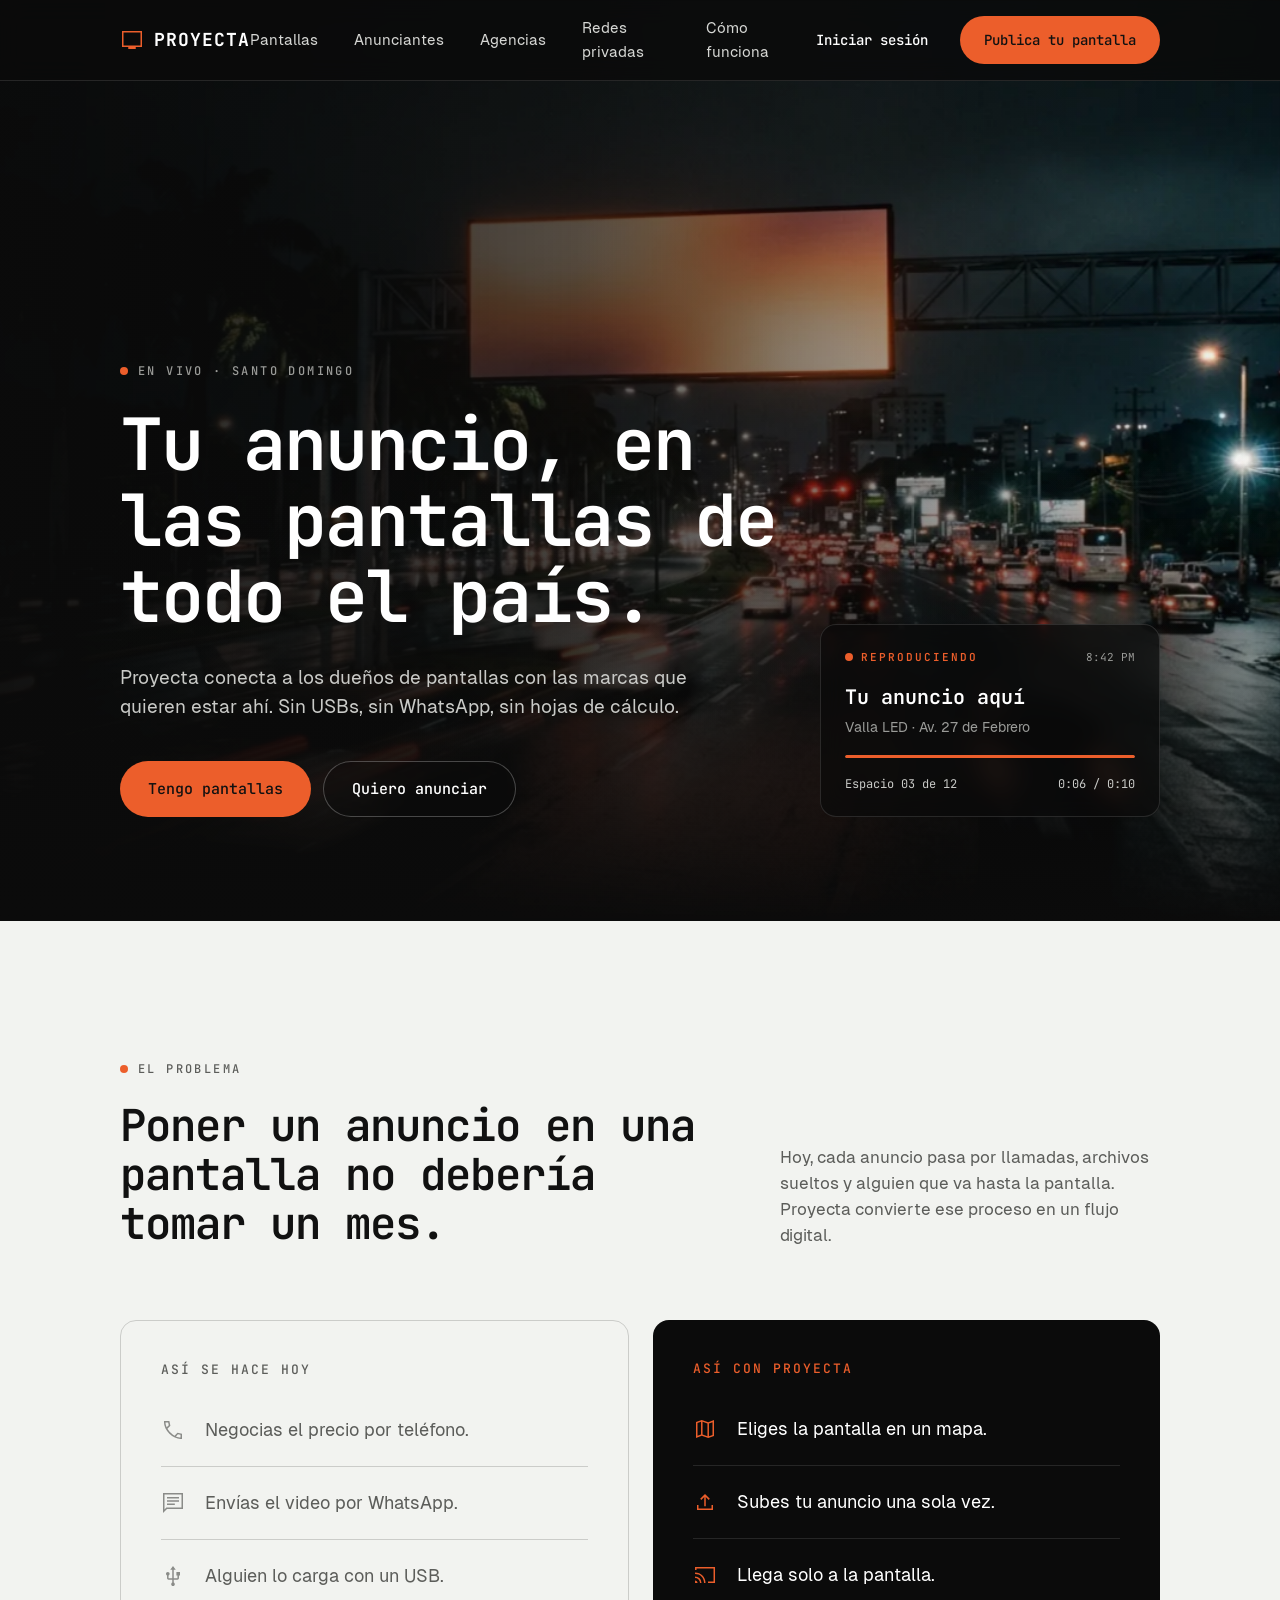
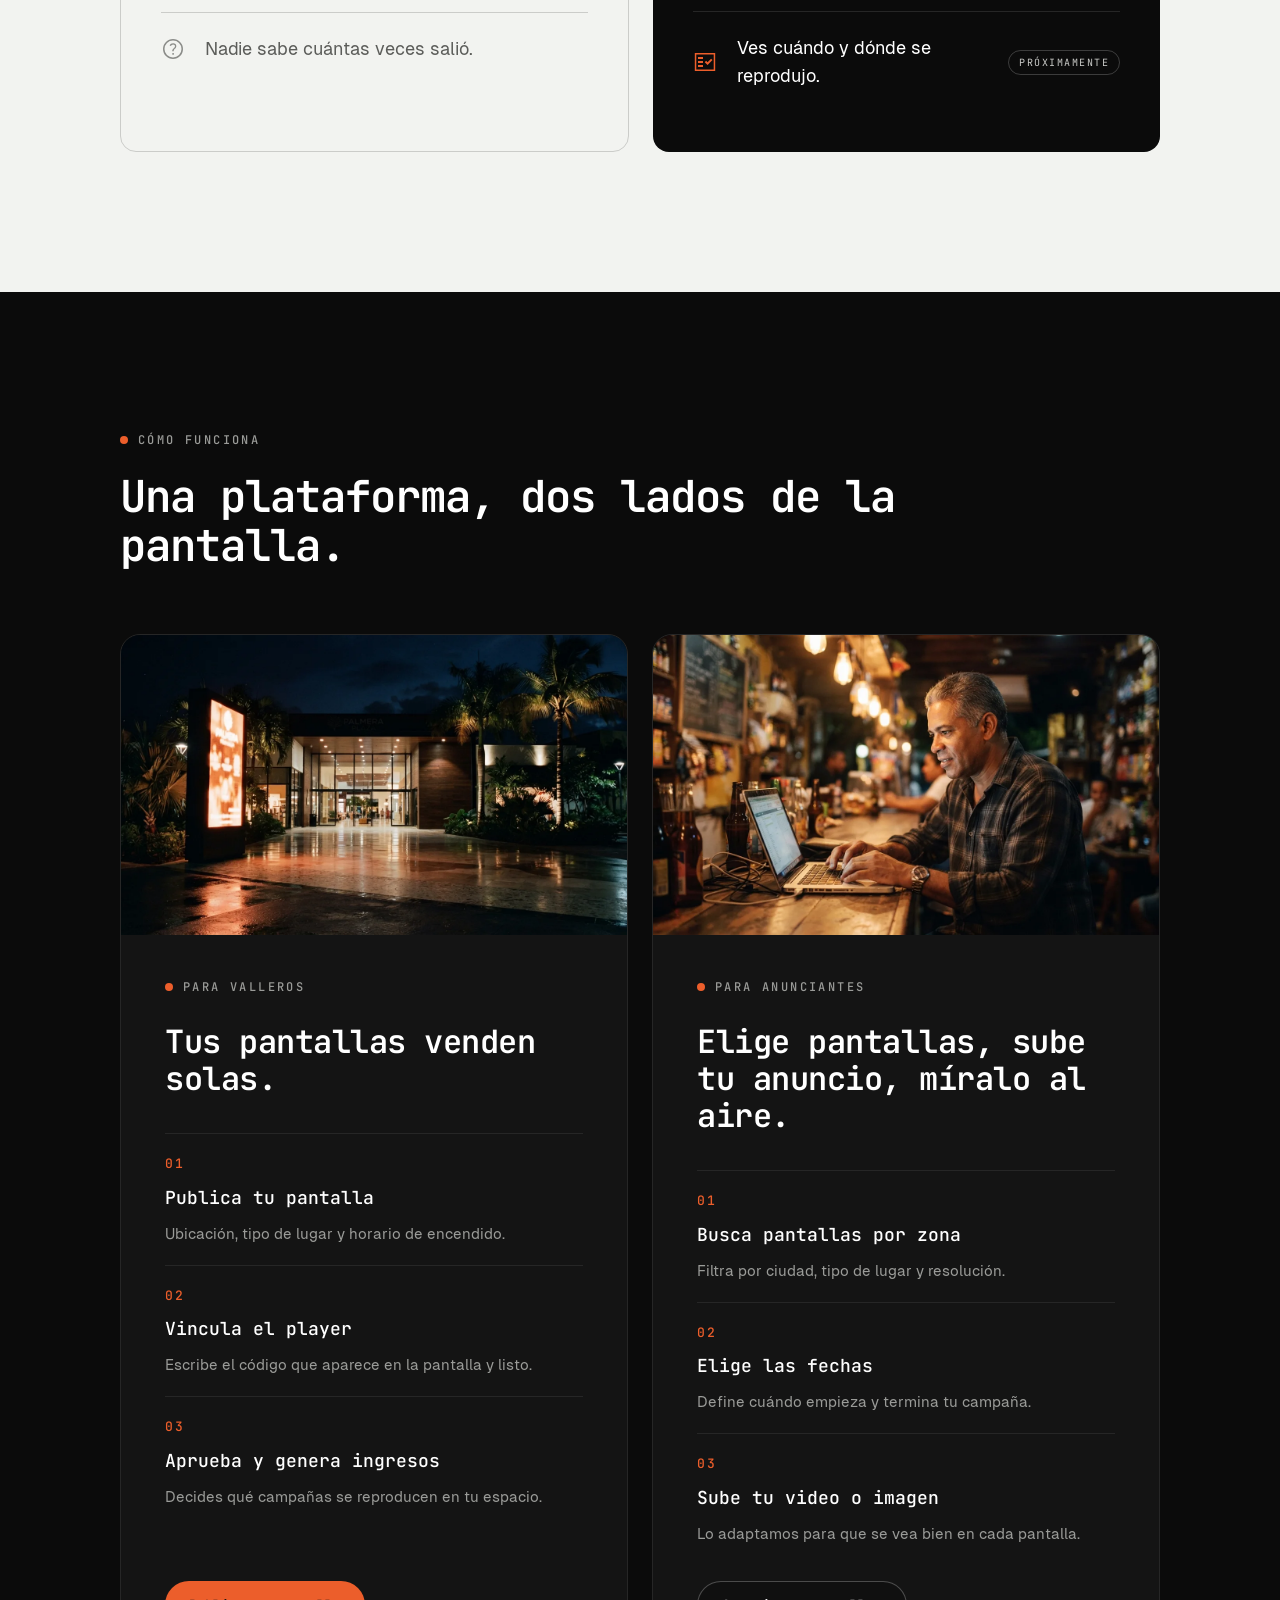
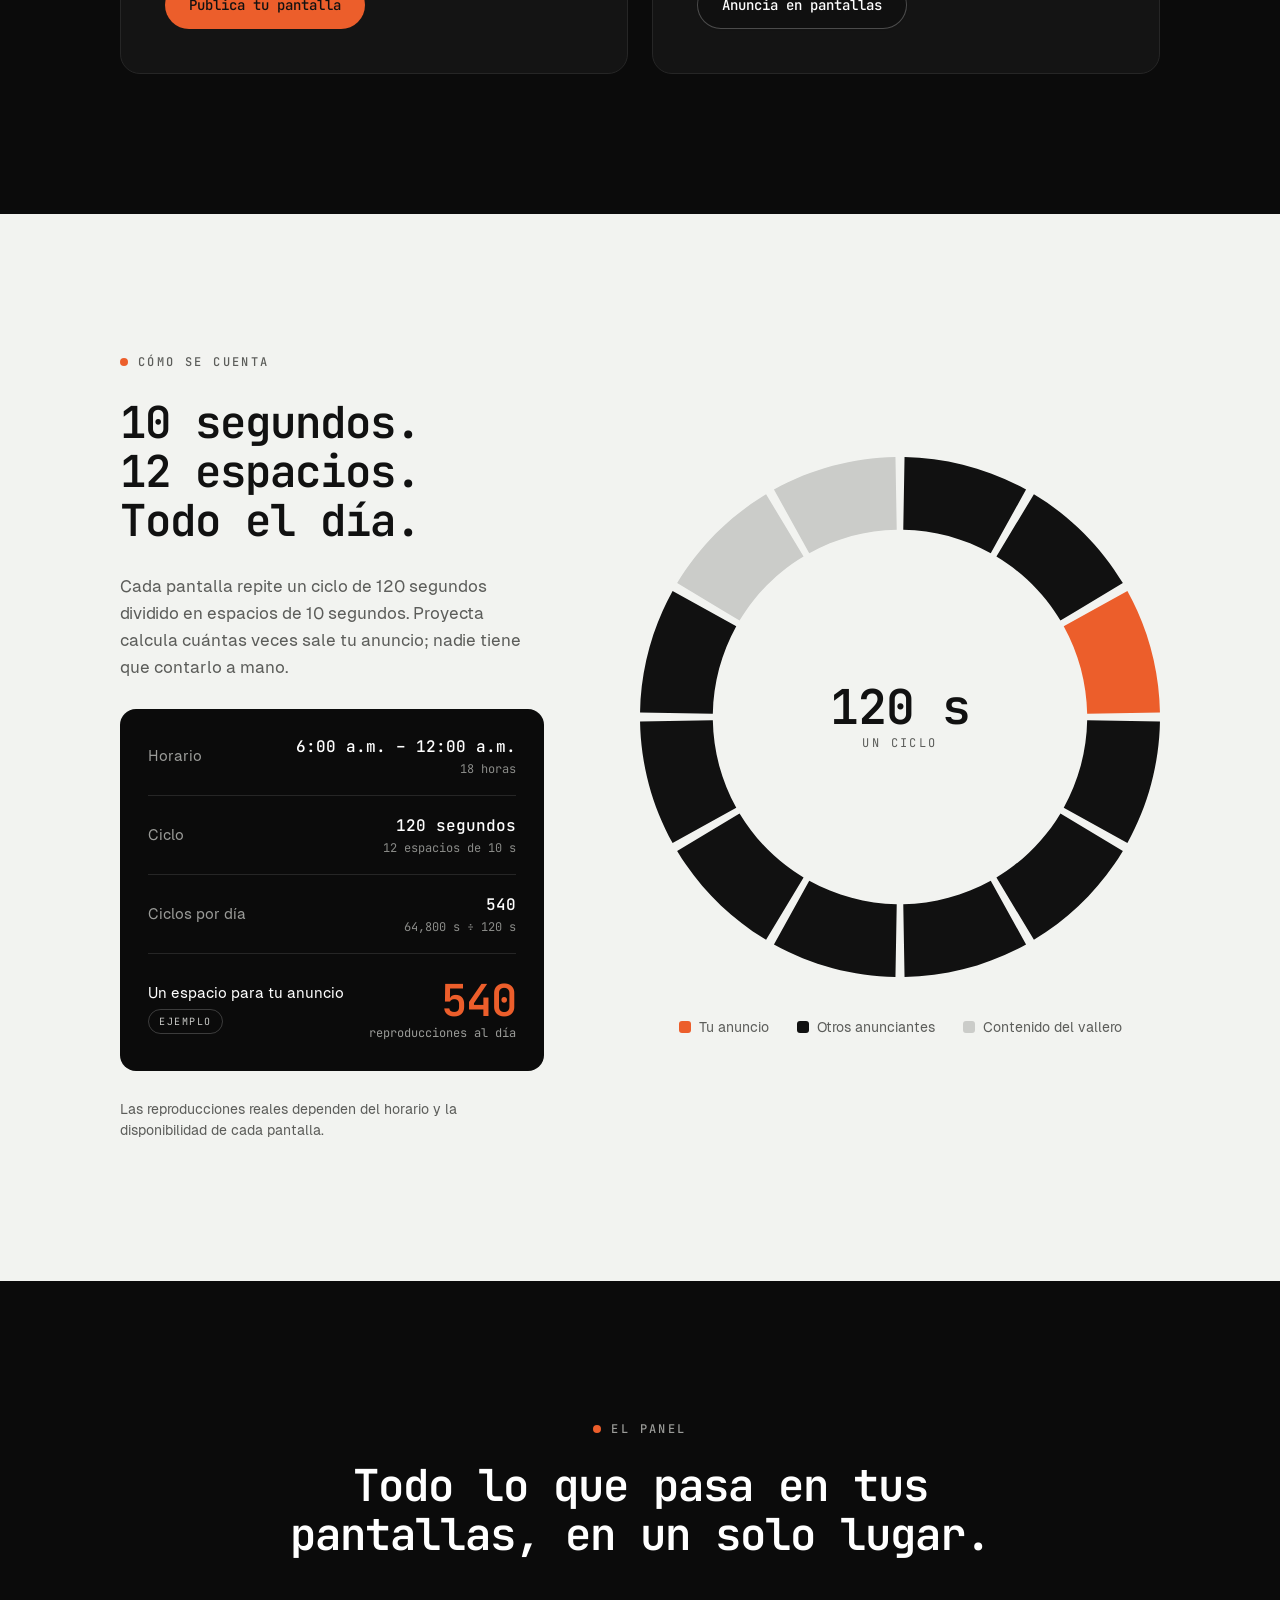
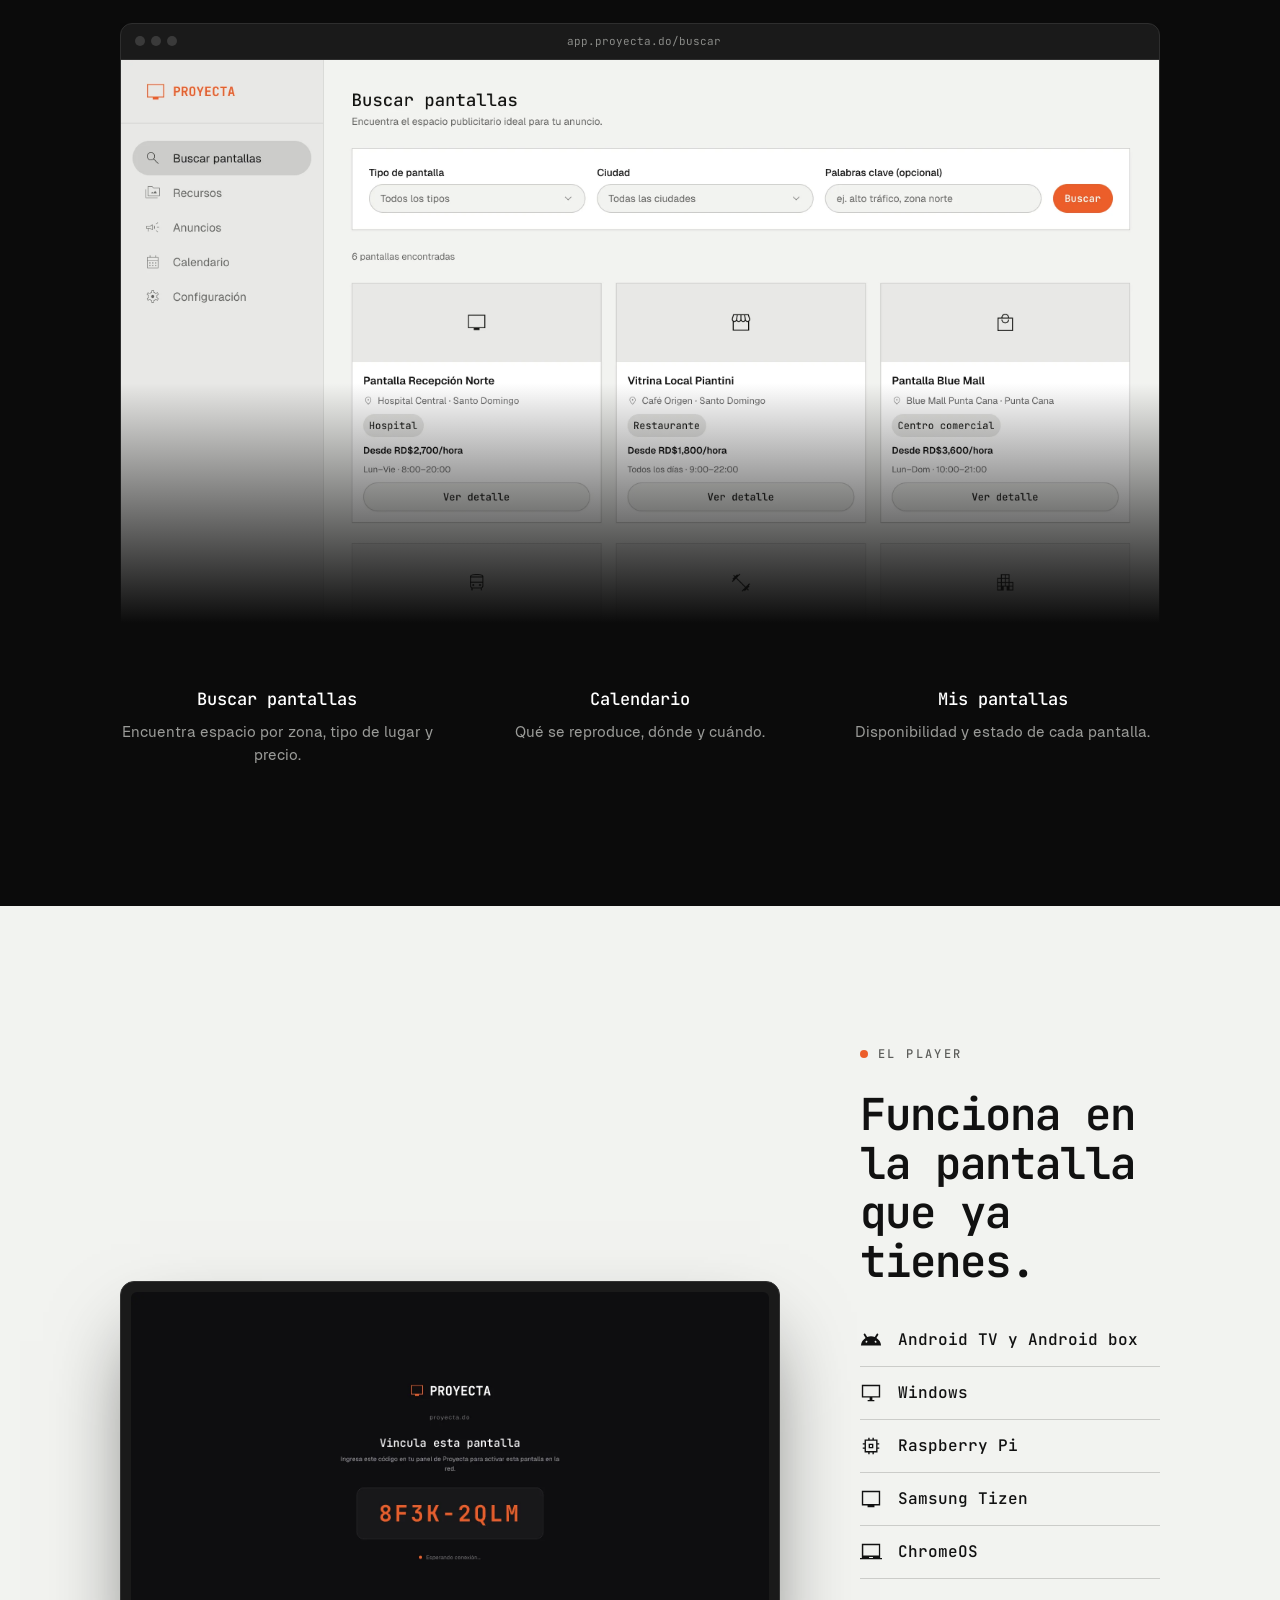
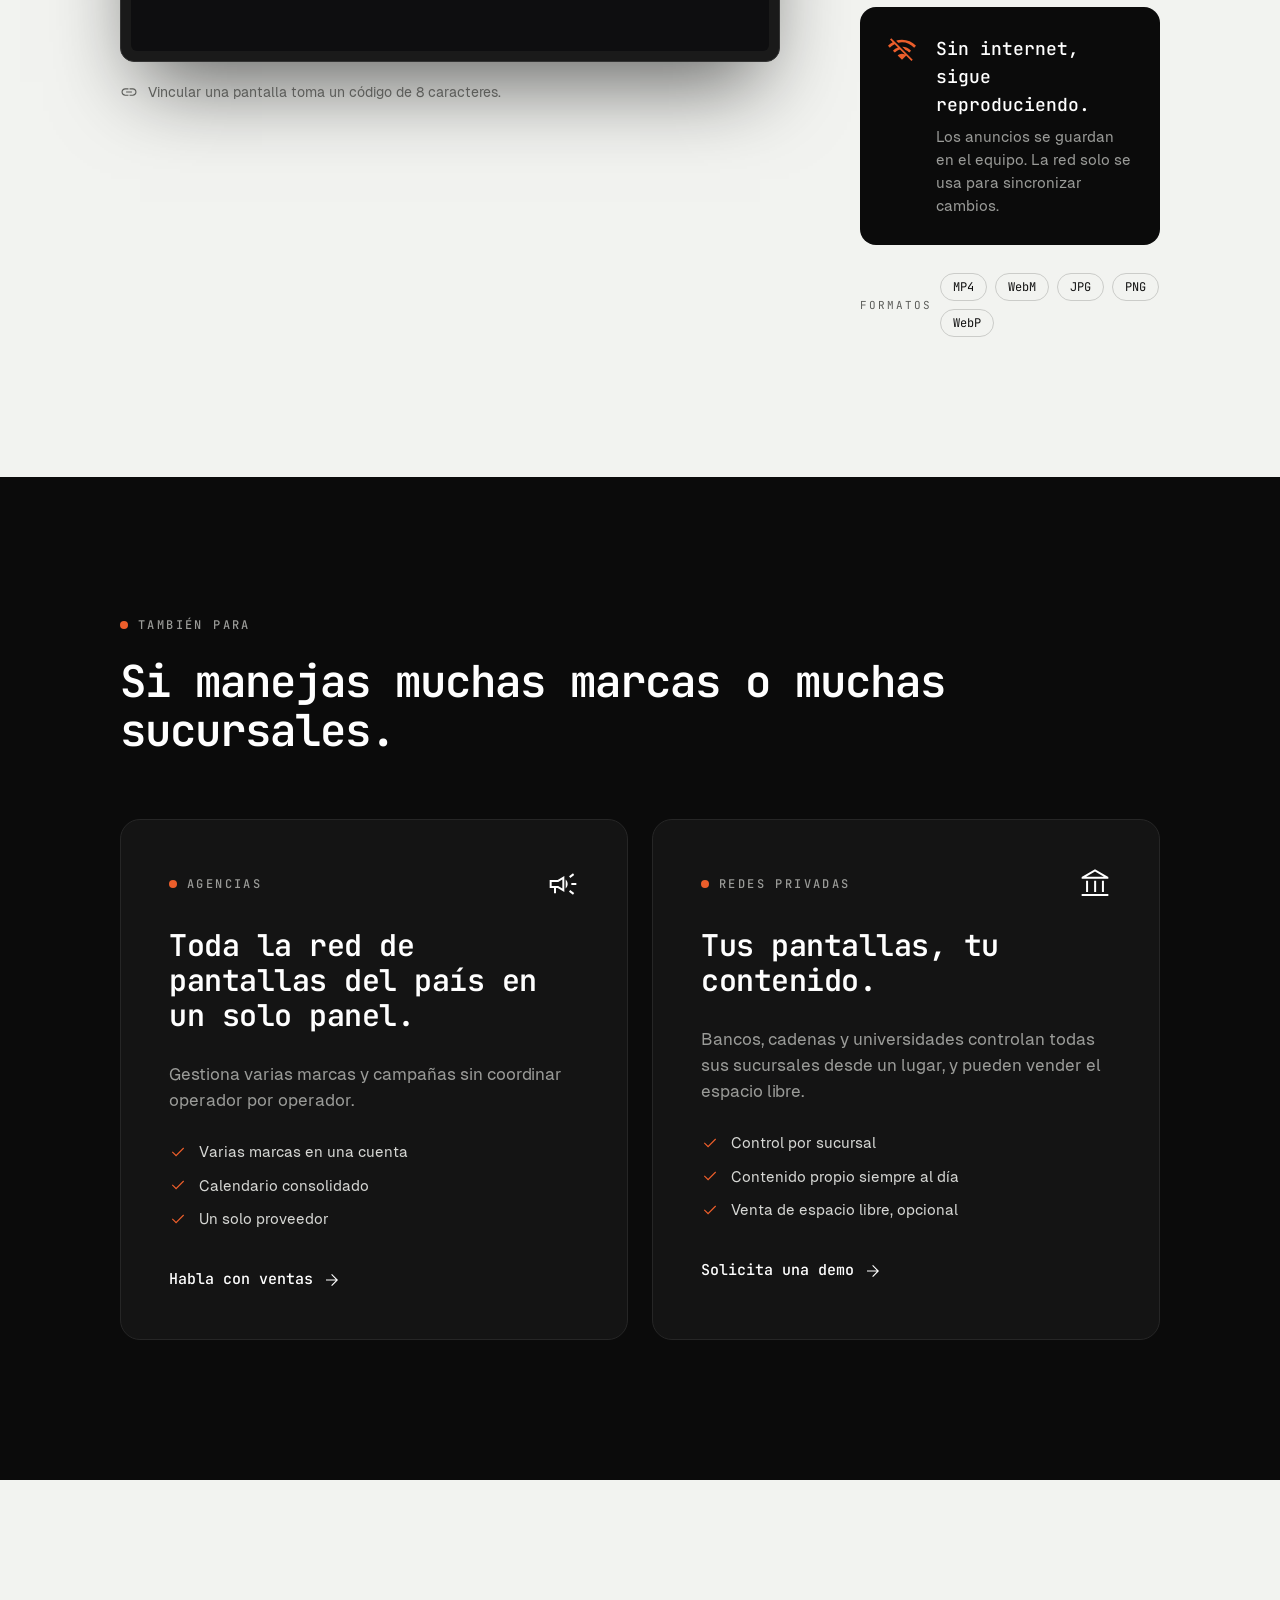
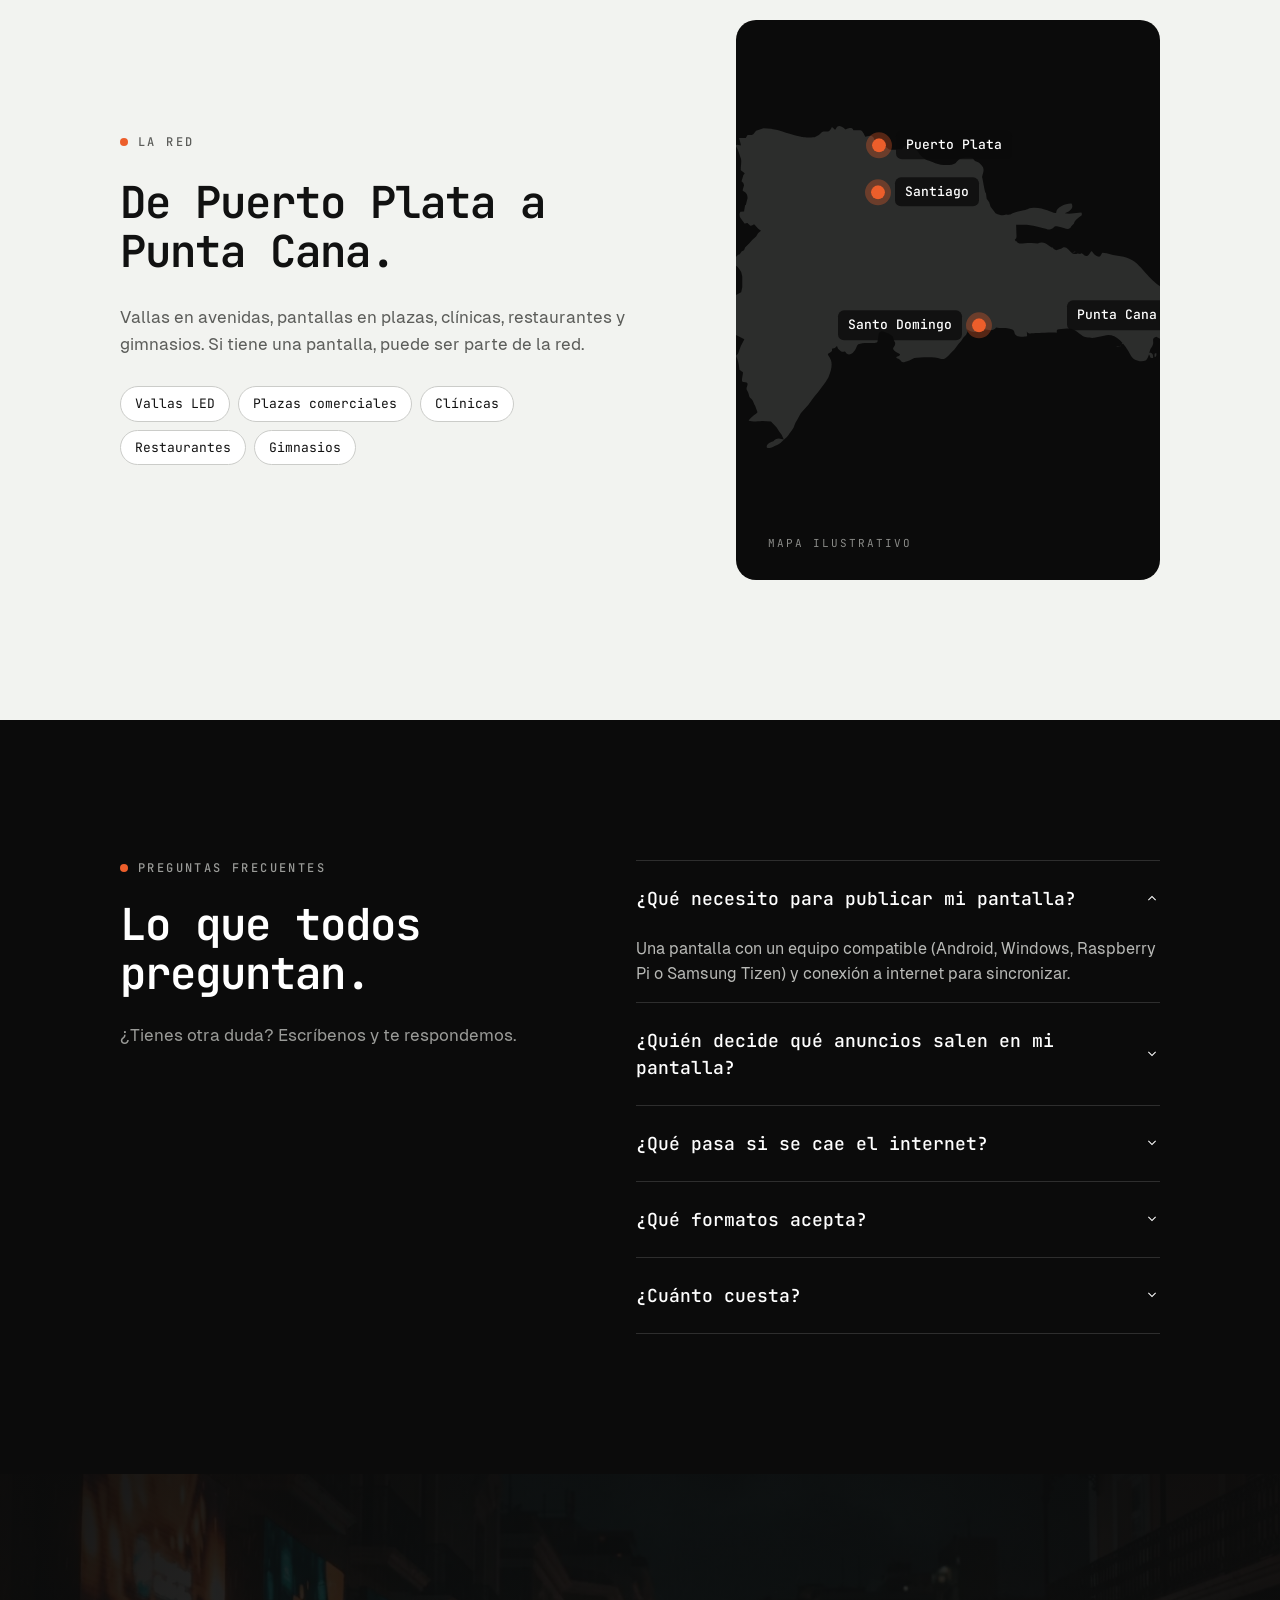
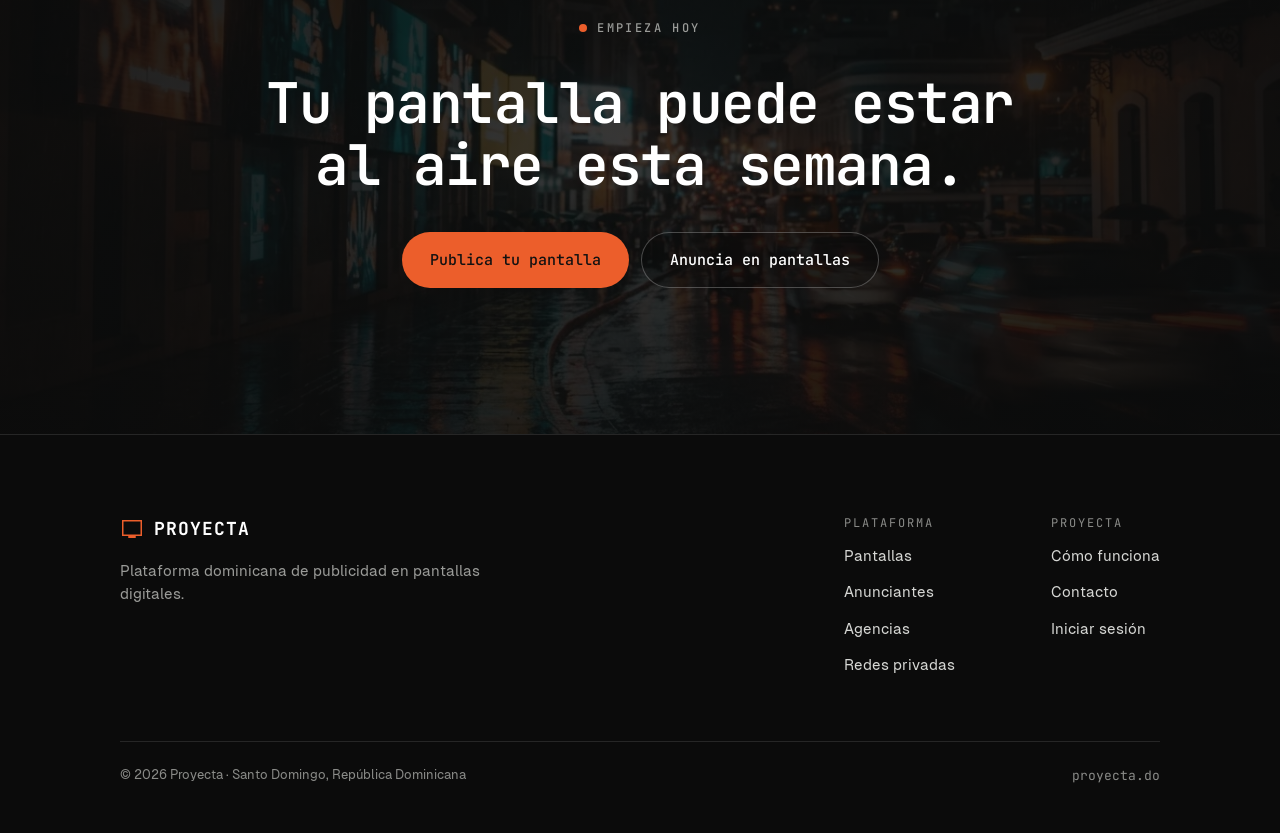
<file: index.html>
<!doctype html>
<html lang="es-DO">
  <head>
    <meta charset="UTF-8" />
    <meta name="viewport" content="width=device-width, initial-scale=1.0" />
    <title>Proyecta · Tu anuncio, en las pantallas de todo el país</title>
    <meta
      name="description"
      content="Proyecta conecta a los dueños de pantallas con las marcas que quieren estar ahí. Sin USBs, sin WhatsApp, sin hojas de cálculo."
    />
    <meta name="theme-color" content="#0B0B0B" />
    <link rel="icon" href="favicon.svg" type="image/svg+xml" />
    <!-- OpenGraph: the card is the web-og-banner frame in design/pencil.pen, exported at 1200×630. -->
    <meta property="og:type" content="website" />
    <meta property="og:site_name" content="Proyecta" />
    <meta property="og:url" content="https://proyecta.do/" />
    <meta property="og:locale" content="es_DO" />
    <meta property="og:title" content="Proyecta · Tu anuncio, en las pantallas de todo el país" />
    <meta
      property="og:description"
      content="Proyecta conecta a los dueños de pantallas con las marcas que quieren estar ahí. Sin USBs, sin WhatsApp, sin hojas de cálculo."
    />
    <meta property="og:image" content="https://proyecta.do/og-banner.jpg" />
    <meta property="og:image:type" content="image/jpeg" />
    <meta property="og:image:width" content="1200" />
    <meta property="og:image:height" content="630" />
    <meta
      property="og:image:alt"
      content="Proyecta: Tu anuncio, en las pantallas de todo el país."
    />
    <meta name="twitter:card" content="summary_large_image" />
    <meta name="twitter:title" content="Proyecta · Tu anuncio, en las pantallas de todo el país" />
    <meta
      name="twitter:description"
      content="Proyecta conecta a los dueños de pantallas con las marcas que quieren estar ahí. Sin USBs, sin WhatsApp, sin hojas de cálculo."
    />
    <meta name="twitter:image" content="https://proyecta.do/og-banner.jpg" />
    <link rel="canonical" href="https://proyecta.do/" />
    <script type="module" crossorigin src="/assets/main-DNrPq4xq.js"></script>
    <link rel="modulepreload" crossorigin href="/assets/src-DIBA6Q6c.js">
    <link rel="stylesheet" crossorigin href="/assets/src-5_grRxZJ.css">
  </head>
  <body>
    <div id="root"></div>
  </body>
</html>
</file>
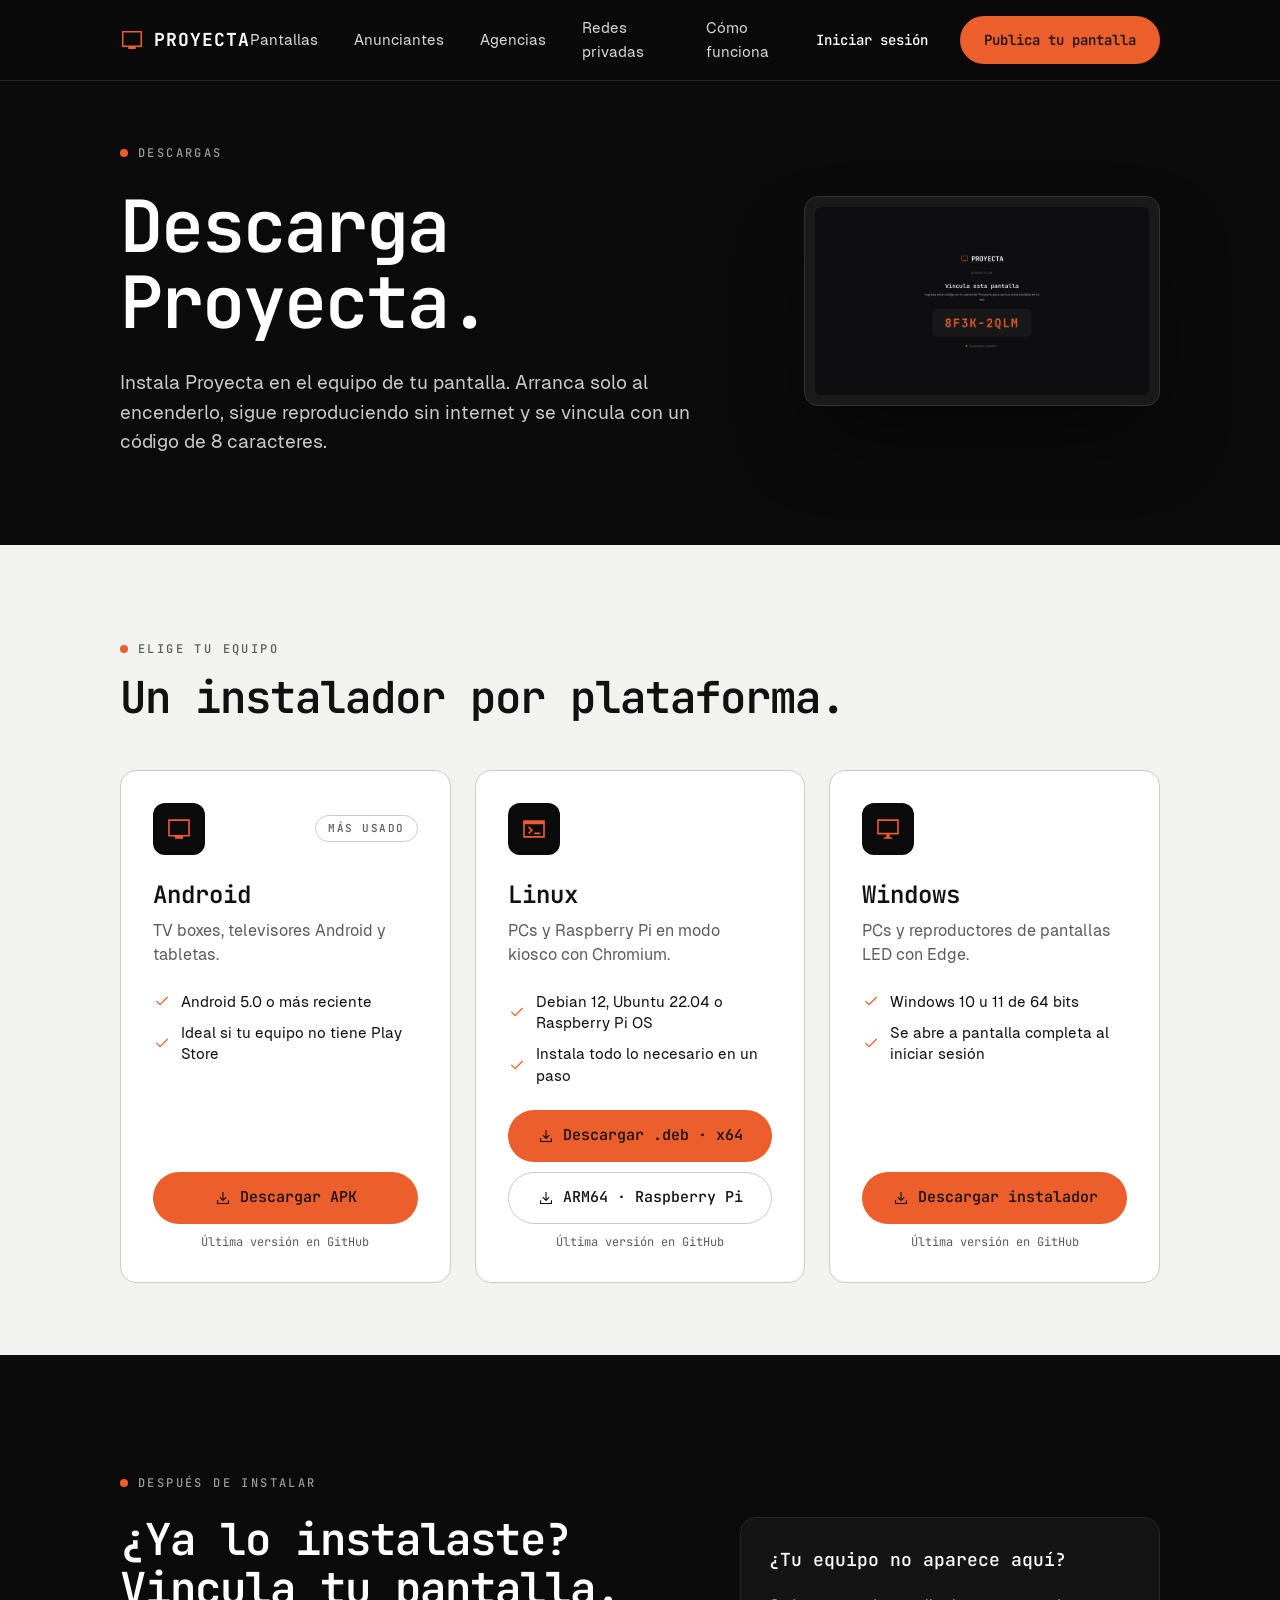
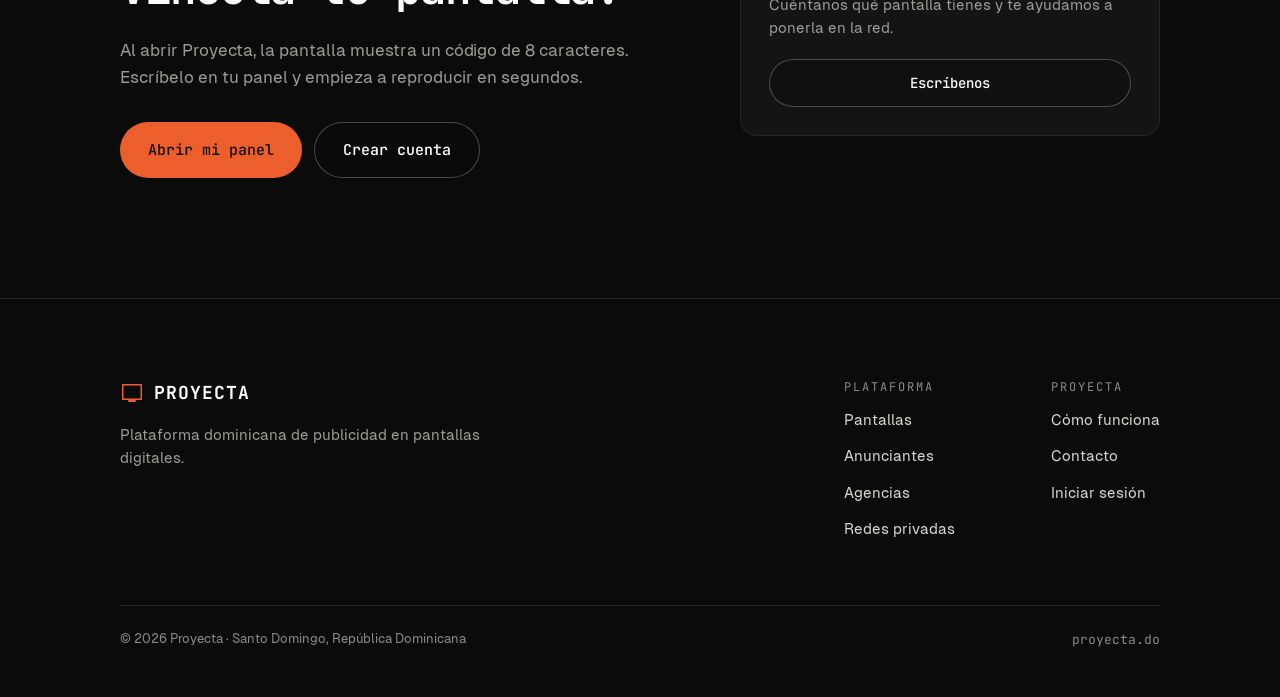
<file: download/index.html>
<!doctype html>
<html lang="es-DO">
  <head>
    <meta charset="UTF-8" />
    <meta name="viewport" content="width=device-width, initial-scale=1.0" />
    <title>Descarga Proyecta · Android, Linux y Windows</title>
    <meta
      name="description"
      content="Instala Proyecta en tu TV box Android, PC con Linux o Windows. Arranca solo, sigue reproduciendo sin internet y se vincula con un código."
    />
    <meta name="theme-color" content="#0B0B0B" />
    <link rel="icon" href="../favicon.svg" type="image/svg+xml" />
    <meta property="og:type" content="website" />
    <meta property="og:site_name" content="Proyecta" />
    <meta property="og:url" content="https://proyecta.do/download/" />
    <meta property="og:locale" content="es_DO" />
    <meta property="og:title" content="Descarga Proyecta" />
    <meta
      property="og:description"
      content="Instala Proyecta en tu TV box Android, PC con Linux o Windows. Arranca solo, sigue reproduciendo sin internet y se vincula con un código."
    />
    <meta property="og:image" content="https://proyecta.do/og-banner.jpg" />
    <meta name="twitter:card" content="summary_large_image" />
    <link rel="canonical" href="https://proyecta.do/download/" />
    <script type="module" crossorigin src="/assets/download-GPCSz5aF.js"></script>
    <link rel="modulepreload" crossorigin href="/assets/src-DIBA6Q6c.js">
    <link rel="stylesheet" crossorigin href="/assets/src-5_grRxZJ.css">
  </head>
  <body>
    <div id="root"></div>
  </body>
</html>
</file>
